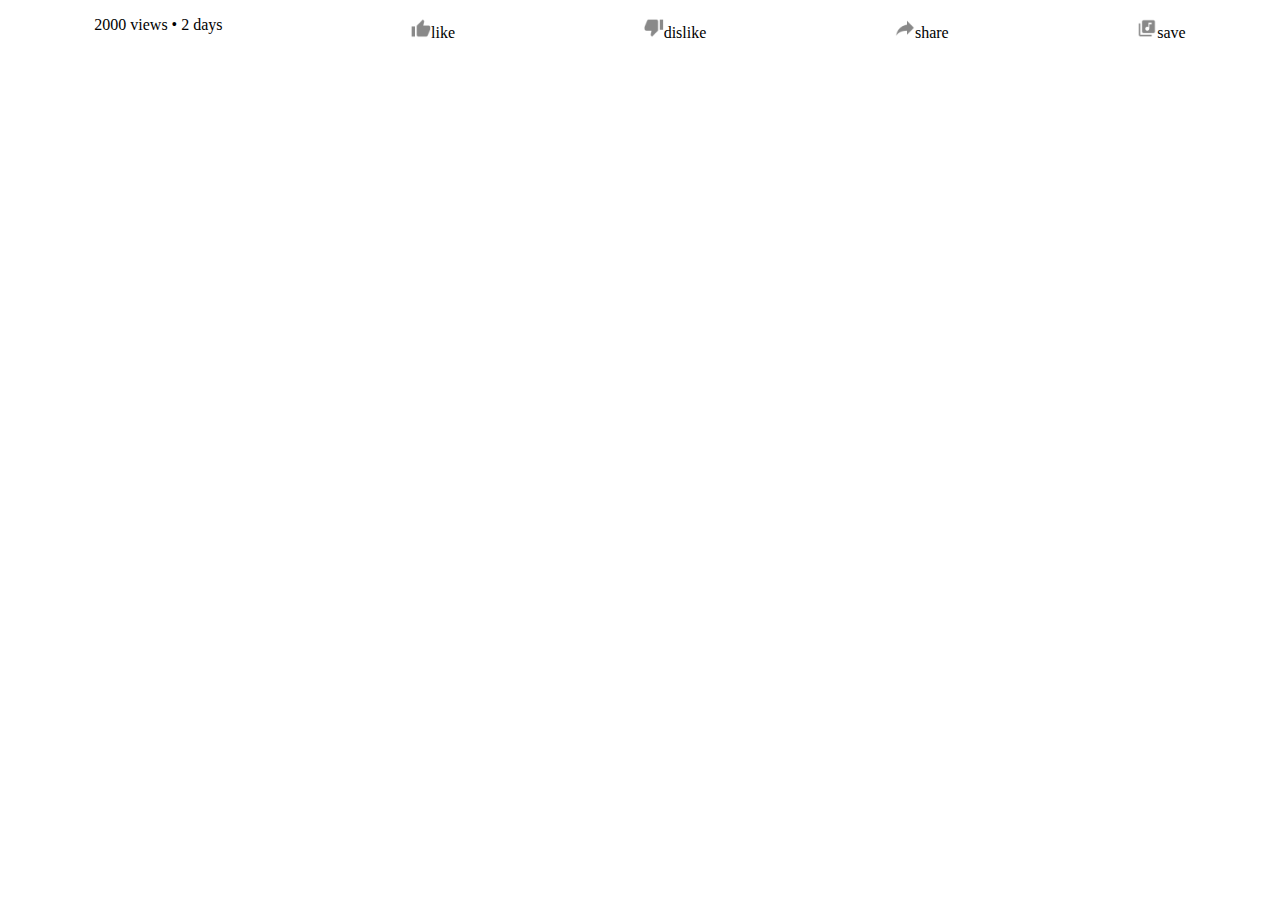
<file: new.html>
<!DOCTYPE html>
<html lang="en">
<head>
    <meta charset="UTF-8">
    <meta name="viewport" content="width=device-width, initial-scale=1.0">
    <title>Document</title>
</head>
<style>
    body{
        margin:0;
        padding:0;
        box-sizing: border-box;
    }

    a{
        text-decoration: none;
        color:#000;
    }

    .card{
        display:flex;
        justify-content: space-around;
        align-items: center;
    }

    .card a img{
        width:20px;
        margin-top: 10px;
    }
</style>
<body>
    <div class="card">
        <p>2000 views &bull; 2 days</p>
        <a href=""><img src="images/like.png">like</a>
        <a href=""><img src="images/dislike.png">dislike</a>
        <a href=""><img src="images/share.png">share</a>
        <a href=""><img src="images/save.png">save</a>
    </div>
</body>
</html>
</file>
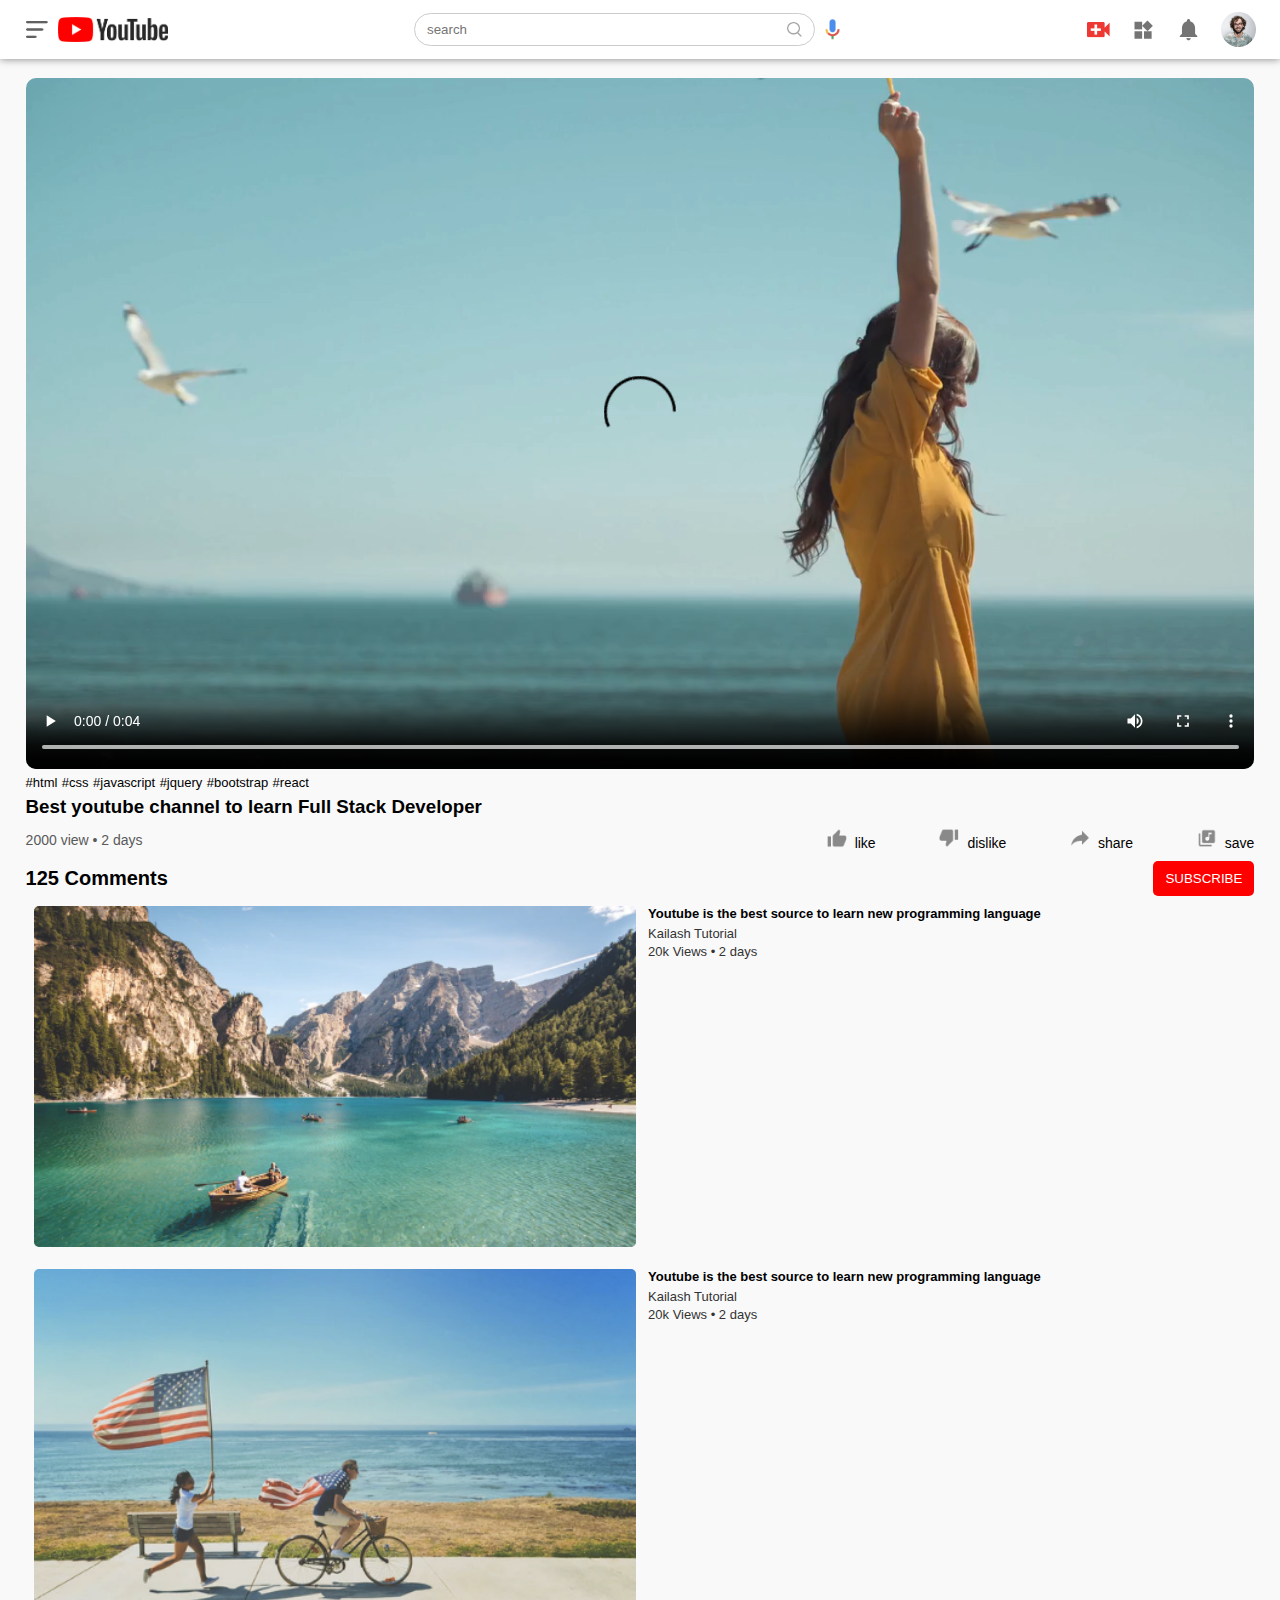
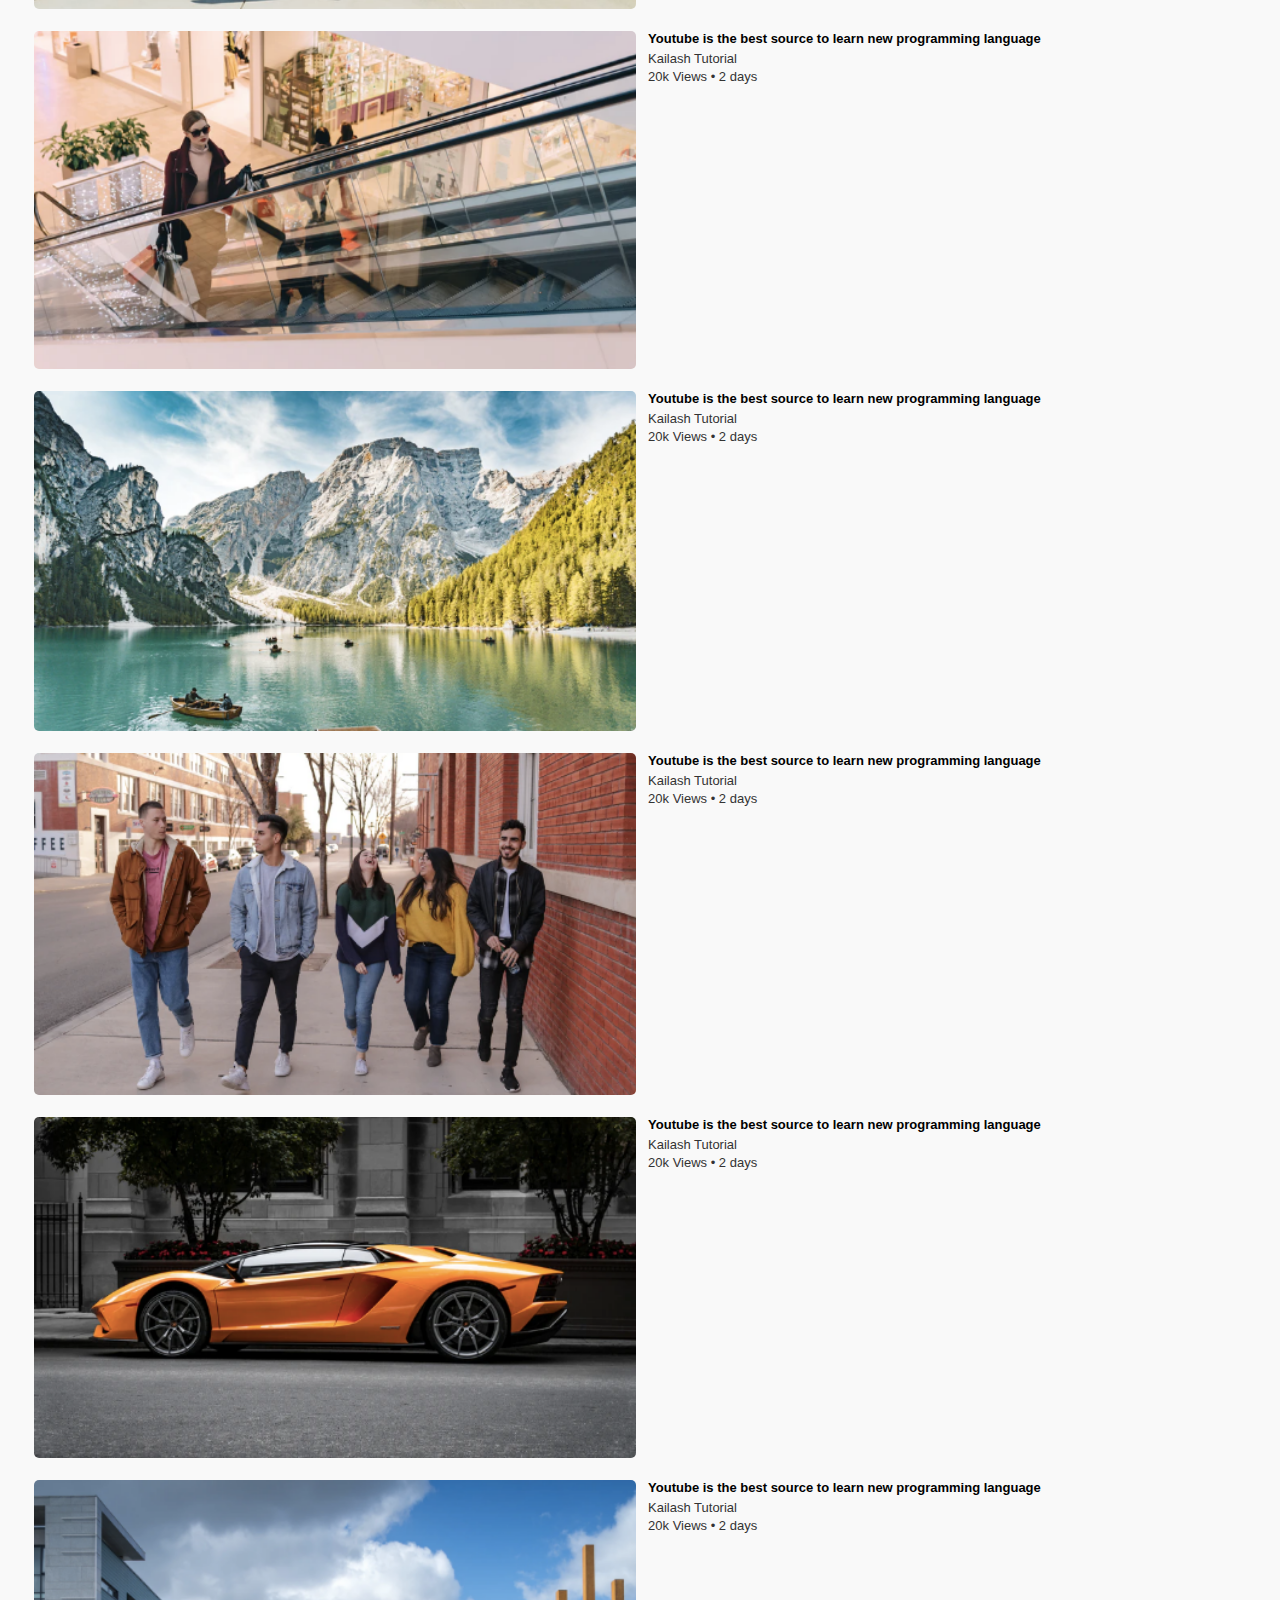
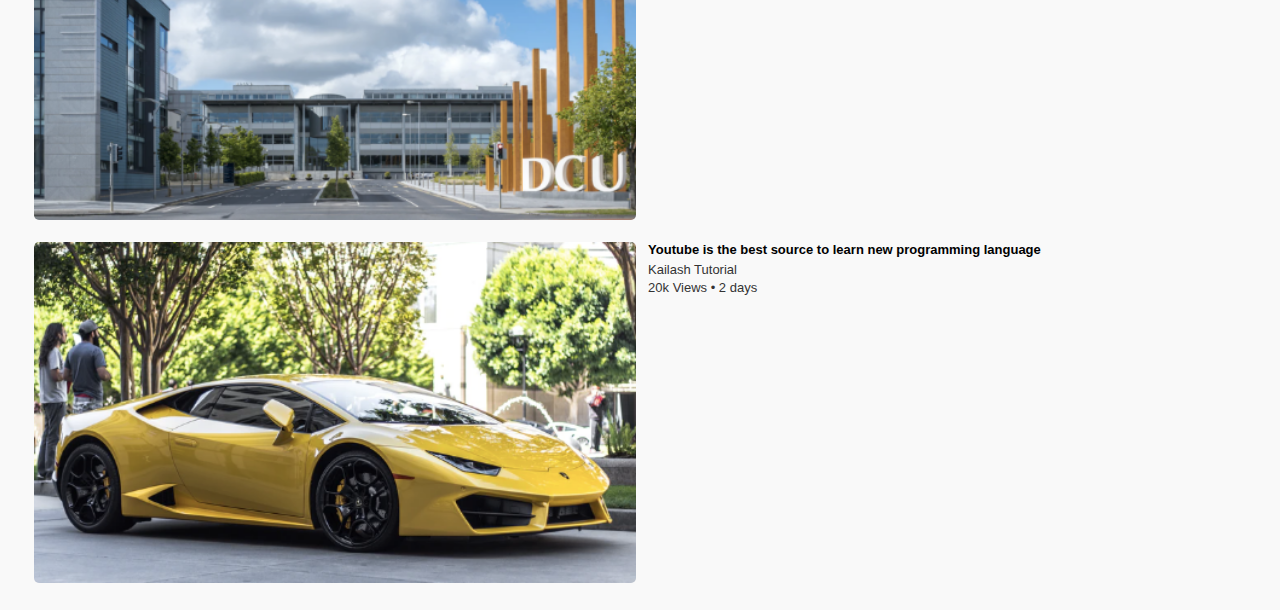
<file: play-video.html>
<!DOCTYPE html>
<html lang="en">
<head>
    <meta charset="UTF-8">
    <meta name="viewport" content="width=device-width, initial-scale=1.0">
    <link rel="icon" href="images/1384060.png" type="images/x-icon">
    <link rel="stylesheet" href="style.css">
    <title>Youtube</title>
</head>
<body>
    <nav class="flex-div">
        <div class="nav-left flex-div">
          <img src="images/menu.png" class="menu-icon">
          <img src="images/youtube2.png" class="logo">
        </div>
        <div class="nav-mid flex-div">
          <div class="search-box flex-div">
             <input type="text" placeholder="search">
             <img src="images/search.png">
          </div>
          <img src="images/voice-search.png" class="voice-seacrh">
        </div>
        <div class="nav-right flex-div">
          <img src="images/upload.png">
          <img src="images/more.png">
          <img src="images/notification.png">
          <img src="images/Jack.png" class="user-icon">
        </div>
    </nav>
    <div class="container play-container">
        <div class="row">
            <div class="play-video">
                <video controls autoplay>
                    <source src="images/video.mp4">
                </video>
                <div class="tags">
                   <a href="">#html</a> <a href="">#css</a> <a href="">#javascript</a> <a href="">#jquery</a> <a href="">#bootstrap</a> <a href="">#react</a>
                </div>
                <h3>Best youtube channel to learn Full Stack Developer</h3>
                <div class="play-video-info">
                    <p>2000 view &bull; 2 days</p>
                    <a href=""><img src="images/like.png">like</a>
                    <a href=""><img src="images/dislike.png">dislike</a>
                    <a href=""><img src="images/share.png">share</a>
                    <a href=""><img src="images/save.png">save</a>
                </div>
                <div class="video-des">
                    <p>125 Comments</p>
                    <button>Subscribe</button>
                </div>
            </div>
            <div class="right-sidebar">
                <div class="side-video-list">
                    <a href="" class="small-thumbnail"><img src="images/thumbnail1.png"></a>
                    <div class="vid-info">
                        <a href=""> Youtube is the best source to learn new programming language</a>
                            <p>Kailash Tutorial</p>
                            <p>20k Views &bull; 2 days</p>
                    </div>
                </div>
                <div class="side-video-list">
                    <a href="" class="small-thumbnail"><img src="images/thumbnail2.png"></a>
                    <div class="vid-info">
                        <a href=""> Youtube is the best source to learn new programming language</a>
                            <p>Kailash Tutorial</p>
                            <p>20k Views &bull; 2 days</p>
                    </div>
                </div>
                <div class="side-video-list">
                    <a href="" class="small-thumbnail"><img src="images/thumbnail3.png"></a>
                    <div class="vid-info">
                        <a href=""> Youtube is the best source to learn new programming language</a>
                            <p>Kailash Tutorial</p>
                            <p>20k Views &bull; 2 days</p>
                    </div>
                </div>
                <div class="side-video-list">
                    <a href="" class="small-thumbnail"><img src="images/thumbnail4.png"></a>
                    <div class="vid-info">
                        <a href=""> Youtube is the best source to learn new programming language</a>
                            <p>Kailash Tutorial</p>
                            <p>20k Views &bull; 2 days</p>
                    </div>
                </div>
                <div class="side-video-list">
                    <a href="" class="small-thumbnail"><img src="images/thumbnail5.png"></a>
                    <div class="vid-info">
                        <a href=""> Youtube is the best source to learn new programming language</a>
                            <p>Kailash Tutorial</p>
                            <p>20k Views &bull; 2 days</p>
                    </div>
                </div>
                <div class="side-video-list">
                    <a href="" class="small-thumbnail"><img src="images/thumbnail6.png"></a>
                    <div class="vid-info">
                        <a href=""> Youtube is the best source to learn new programming language</a>
                            <p>Kailash Tutorial</p>
                            <p>20k Views &bull; 2 days</p>
                    </div>
                </div>
                <div class="side-video-list">
                    <a href="" class="small-thumbnail"><img src="images/thumbnail7.png"></a>
                    <div class="vid-info">
                        <a href=""> Youtube is the best source to learn new programming language</a>
                            <p>Kailash Tutorial</p>
                            <p>20k Views &bull; 2 days</p>
                    </div>
                </div>
                <div class="side-video-list">
                    <a href="" class="small-thumbnail"><img src="images/thumbnail8.png"></a>
                    <div class="vid-info">
                        <a href=""> Youtube is the best source to learn new programming language</a>
                            <p>Kailash Tutorial</p>
                            <p>20k Views &bull; 2 days</p>
                    </div>
                </div>
            </div>
        </div>
    </div>
</body>
</html>
</file>
<file: style.css>
*{
    padding:0;
    margin:0;
    box-sizing: border-box;
    font-family: 'poppins', sans-serif;
}

a{
    text-decoration: none;
    color:#000;
}

nav{
    padding:12px 2%;
    justify-content: space-between;
    box-shadow: 0px 0px 8px grey;
    position: sticky;
    top:0;
    z-index: 10;
    background-color: #fff;
}

.flex-div{
    display: flex;
    align-items: center;
    cursor: pointer;
}

.nav-left .menu-icon{
    width: 22px;
    margin-right: 10px;
}

.nav-left .logo{
    width:110px;
}

.nav-right img{
    width: 25px;
    height: auto;
    margin-right: 20px;
}

.nav-right .user-icon{
    width:35px;
    height:auto;
    border-radius: 50%;
    margin-right: -2px;
}

.nav-mid .voice-seacrh{
    width:15px;
    cursor: pointer;
}

.nav-mid .search-box{
    border: 1px solid #ccc;
    padding:8px 12px;
    border-radius: 20px;
    margin-right: 10px;
}

.nav-mid .search-box input{
    outline: 0;
    border:0;
    margin-right: 10px;
    width:350px;
}

.nav-mid .search-box img{
    width:15px;
}

/* SIDEBAR STYLING */

.sidebar{
    width: 15%;
    height:100vh;
    background: white;
    padding-top: 80px;
    padding-left: 2%;
    position: fixed;
    top:0;
}

.shortcut-links a img{
    width:20px;
    margin-right:20px;
}

.shortcut-links a{
    display:flex;
    align-items: center;
    flex-wrap: wrap;
    width:fit-content;
    margin-bottom: 25px;
}

.shortcut-links p{
    font-size: 15px;
}

.shortcut-links a:first-child{
    color:#ed3833;
}

.shortcut-links hr{
     border: 1px solid #ccc;
     width:85%;;
}

.subscribed-list h3{
    font-size: 13px;
    margin:28px 0px;
    color:#5a5a5a;
    text-transform: uppercase;
}

.subscribed-list a{
    display:flex;
    align-items: center;
    flex-wrap: wrap;
    width:fit-content;
    margin-bottom: 25px;
}

.subscribed-list p{
    font-size: 15px;
}

.subscribed-list a img{
    width:20px;
    border-radius: 50%;
    margin-right: 20px;
}

.small-sidebar{
    width:5%;
}

.small-sidebar a p{
    display:none;
}

.small-sidebar h3{
    display:none;
}

.small-sidebar hr{
    margin: 0px 0px 30px 0px;
    
}
/* SIDEBAR STYLING  END*/

/* main styling */

.container ul{
    display:flex;
    justify-content: space-around;
   padding-bottom: 10px;
    position: sticky;
    top:0;
    /* z-index:999; */
    border-radius: 5px;
    margin-bottom:10px;
}

.container ul li{
    list-style: none;
    background: #5a5a5a;
    flex-wrap: wrap;
    border-radius: 4px;
    color:#fff;
    padding:6px 12px;
}

.container ul li:hover{
    background-color: #666;
    color:#fff;
    cursor:pointer;
}

/* .container ul li.active{
    background-color: darkred;
    color:#fff;
} */

/* index.js class styling  */

.large-container{
    padding-left: 7%;
}

/* index.js class styling  end*/

.container{
    padding-left: 17%;
    padding-right: 2%;
    padding-top: 19px;
    padding-bottom: 15px;
    background-color: #f9f9f9;
}

.banner{
    width:100%;
    /* height:350px; */
    border-radius: 8px;
}

.vid-list .thumbnail{
    width:100%;
    border-radius: 5px;
}

.list-container{
    display:grid;
    grid-column-gap:16px;
    grid-row-gap:30px;
    grid-template-columns:repeat(auto-fit, minmax(250px, 1fr));
    margin-top:15px;
}

.vid-list .flex-div{
    align-items:flex-start;
    margin-top: 7px;
}

.vid-list img{
    width: 30px;
    border-radius: 50%;
}

/* .vid-info{
    color:#5a5a5a;
    font-size: 13px;
} */

.vid-info a{
    color:#000;
    font-weight: 600;
    margin-bottom:5px;
    display: block;
    font-size: 14px;
    margin-left: 4px;
}

.vid-info p{
    font-size: 13px;
    color:#333;
    padding-bottom: 3px;
    margin-left: 4px;
}
/* main styling End*/

/* play video page styling */

.play-container{
    padding-left: 2%;
}

.row{
    display:flex;
    justify-content: space-around;
    flex-direction: wrap;
}

.play-video{
    flex-basis: 69%;
}

.play-video video{
    width:100%;
    border-radius: 10px;
}

.right-sidebar{
    flex-basis: 30%;
}

.side-video-list{
    display:flex;
    justify-content: space-evenly;
    margin-bottom: 8px;
}

.side-video-list img{
    width:100%;
    border-radius: 5px;
}

.side-video-list .small-thumbnail{
    flex-basis: 49%;
}

.side-video-list .vid-info{
    flex-basis: 49%;
}

.side-video-list .vid-info a{
    font-size: 13px;
}

.tags a{
    color:#000;
    font-weight:500;
    font-size: 13px;
}

.play-video h3{
    color:#000;
    font-weight: 600;
    margin: 5px 0px;
}

.play-video .play-video-info{
    display:flex;
    justify-content: space-between;
    align-items: center;
    margin-top: 10px;
    color:#5a5a5a;
    font-size: 14px;
    /* margin-left: 2px; */
}

.play-video .play-video-info a img{
    width:20px;
    margin-right: 8px;
    display:inline-flex;
    align-items: center;  
}

.play-video .play-video-info p{
    display:inline-flex;
    flex-basis: 60%;
}

.video-des{
    display:flex;
    justify-content: space-between;
    align-items: center;
    margin-top: 10px;
    flex-wrap:wrap;
}

.video-des p{
    font-size: 20px;
    font-weight: 700;
}

.video-des button{
     border-style:none;
     padding:10px 12px;
     background-color: #ff0000;
     color:#fff;
     border-radius:5px;
     cursor:pointer;
     text-transform: uppercase;
}

.video-des button:hover{
    background-color: #ff0000;
     color:#fff;
}

/* play vido page styling end */


/* media query start */
@media (max-width: 1024px) {
    
    .nav-right .user-icon{
        margin-right: 0px;
    }

    .banner img{
        width:100%;
        height:auto;
    }

    .nav-left .logo{
        width:70px;
    }

    .sidebar{
        display:none;
    }

    .container, .large-container{
        padding-left: 2%;
        padding-right: 2%;
    }

    .list-container .thumbnail{
        width:100%;
        height:auto;
    }

    .nav-right img{
        display:none;
    }

    .nav-right .user-icon{
        display:block;
        width:30px;
    }

    .nav-mid .search-box input{
        width:100px;
    }

    .nav-mid .voice-seacrh{
        display:none;
    }
  }

  @media (max-width: 1180px) {
    
    .nav-right .user-icon{
        margin-right: 0px;
    }

    .banner img{
        width:100%;
        height:auto;
    }

    .nav-left .logo{
        width:70px;
    }

    .sidebar{
        display:none;
    }

    .container, .large-container{
        padding-left: 2%;
        padding-right: 2%;
    }

    .list-container .thumbnail{
        width:100%;
        height:auto;
    }

    .nav-right img{
        display:none;
    }

    .nav-right .user-icon{
        display:block;
        width:30px;
    }

    .nav-mid .search-box input{
        width:100px;
    }

    .nav-mid .voice-seacrh{
        display:none;
    }
  }

  @media (max-width: 290px){

    .banner img{
        width:100%;
        height:auto;
    }
    
    .nav-left .logo{
        width:70px;
    }

    .sidebar{
        display:none;
    }


    /* .container, .large-container{
        padding-left: 5%;
        padding-right: 5%;
    } */

    .list-container .thumbnail{
        width:100%;
        height:auto;
    }

    .nav-right img{
        display:none;
    }

    .nav-right .user-icon{
        display:block;
        width:30px;
    }

    .nav-mid .search-box input{
        /* width:25px; */
        display:none;
        /* border:0;
        outline:none; */
    }

    .nav-mid .search-box{
        display:none;
    }

    .nav-mid .search-box img{
        display:none;
    }

    .nav-mid .voice-seacrh{
        display:none;
    }

  }

  /* @media (max-width: 800px){
    .sidebar .search-box input{
        width:300px;
    }
  } */

  @media (max-width:667px)
  {
    .row{
        flex-wrap: wrap;
    }

    .right-sidebar{
        flex-basis:100%;
        padding-top: 10px;
    }

    .right-sidebar img{
        width:100%;
    }

    .play-video{
        flex-basis: 100%;
    }

    .side-video-list{
        display:block;
    }
  }

  @media (max-width:1024px){
    .row{
        display: block;
    }
  }

  @media (max-width:1294px){
    .row{
        display: block;
    }

    .side-video-list{
        padding-top: 10px;
    }
  }
</file>
